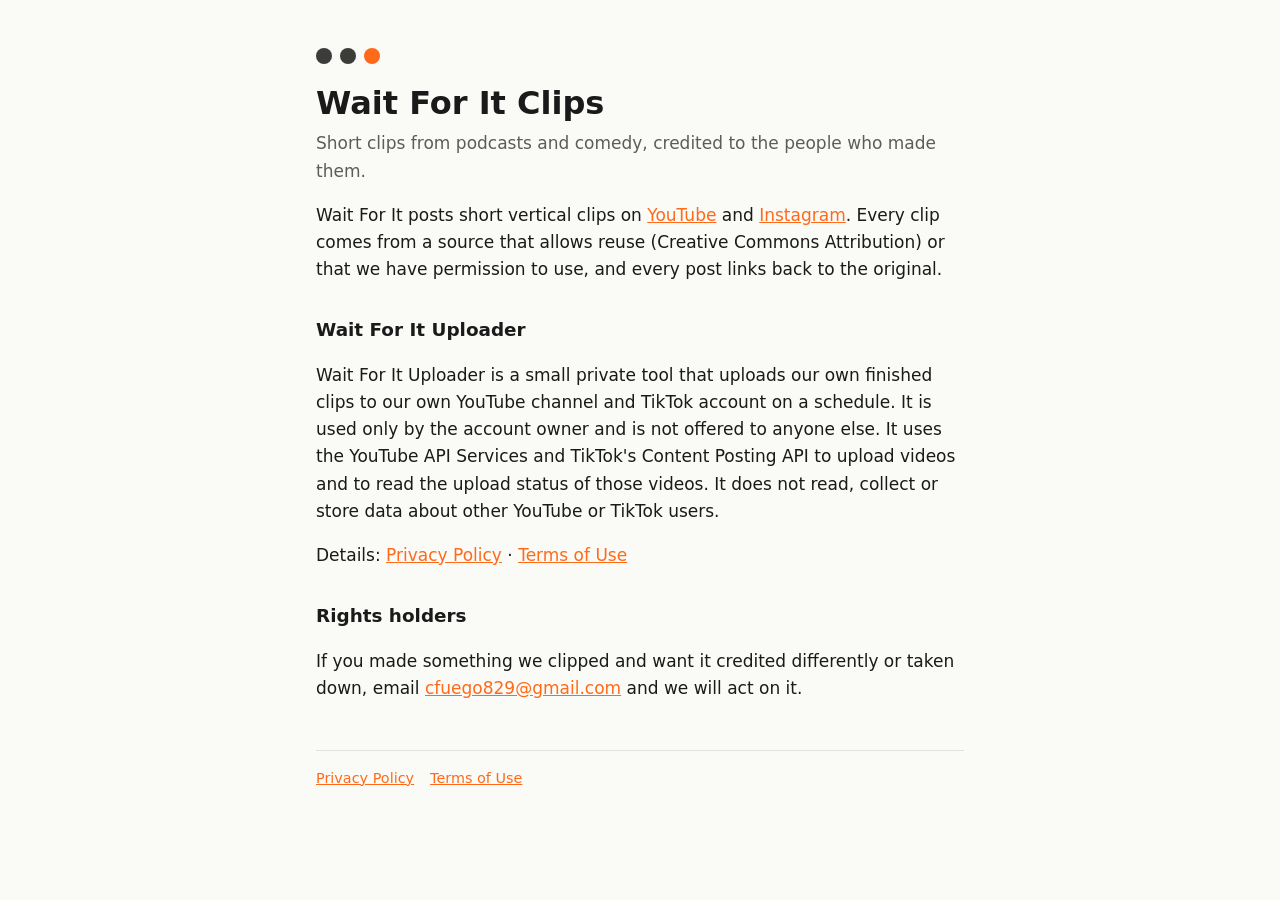
<file: index.html>
<!doctype html>
<html lang="en">
<head>
<meta charset="utf-8">
<meta name="viewport" content="width=device-width, initial-scale=1">
<title>Wait For It Clips</title>
<link rel="stylesheet" href="style.css">
</head>
<body>
<main>
  <div class="dots"><span></span><span></span><span></span></div>
  <h1>Wait For It Clips</h1>
  <p class="lede">Short clips from podcasts and comedy, credited to the people who made them.</p>

  <p>Wait For It posts short vertical clips on
    <a href="https://www.youtube.com/channel/UC2hrYPa3nBxp8IKggKpk9ZA">YouTube</a> and
    <a href="https://www.instagram.com/clipswaitforit/">Instagram</a>.
    Every clip comes from a source that allows reuse (Creative Commons Attribution)
    or that we have permission to use, and every post links back to the original.</p>

  <h2>Wait For It Uploader</h2>
  <p>Wait For It Uploader is a small private tool that uploads our own finished clips to
    our own YouTube channel and TikTok account on a schedule. It is used only by the account
    owner and is not offered to anyone else. It uses the YouTube API Services and TikTok's
    Content Posting API to upload videos and to read the upload status of those videos. It
    does not read, collect or store data about other YouTube or TikTok users.</p>

  <p>Details: <a href="privacy.html">Privacy Policy</a> · <a href="terms.html">Terms of Use</a></p>

  <h2>Rights holders</h2>
  <p>If you made something we clipped and want it credited differently or taken down,
    email <a href="mailto:cfuego829@gmail.com">cfuego829@gmail.com</a> and we will act on it.</p>

  <footer>
    <a href="privacy.html">Privacy Policy</a><a href="terms.html">Terms of Use</a>
  </footer>
</main>
</body>
</html>
</file>
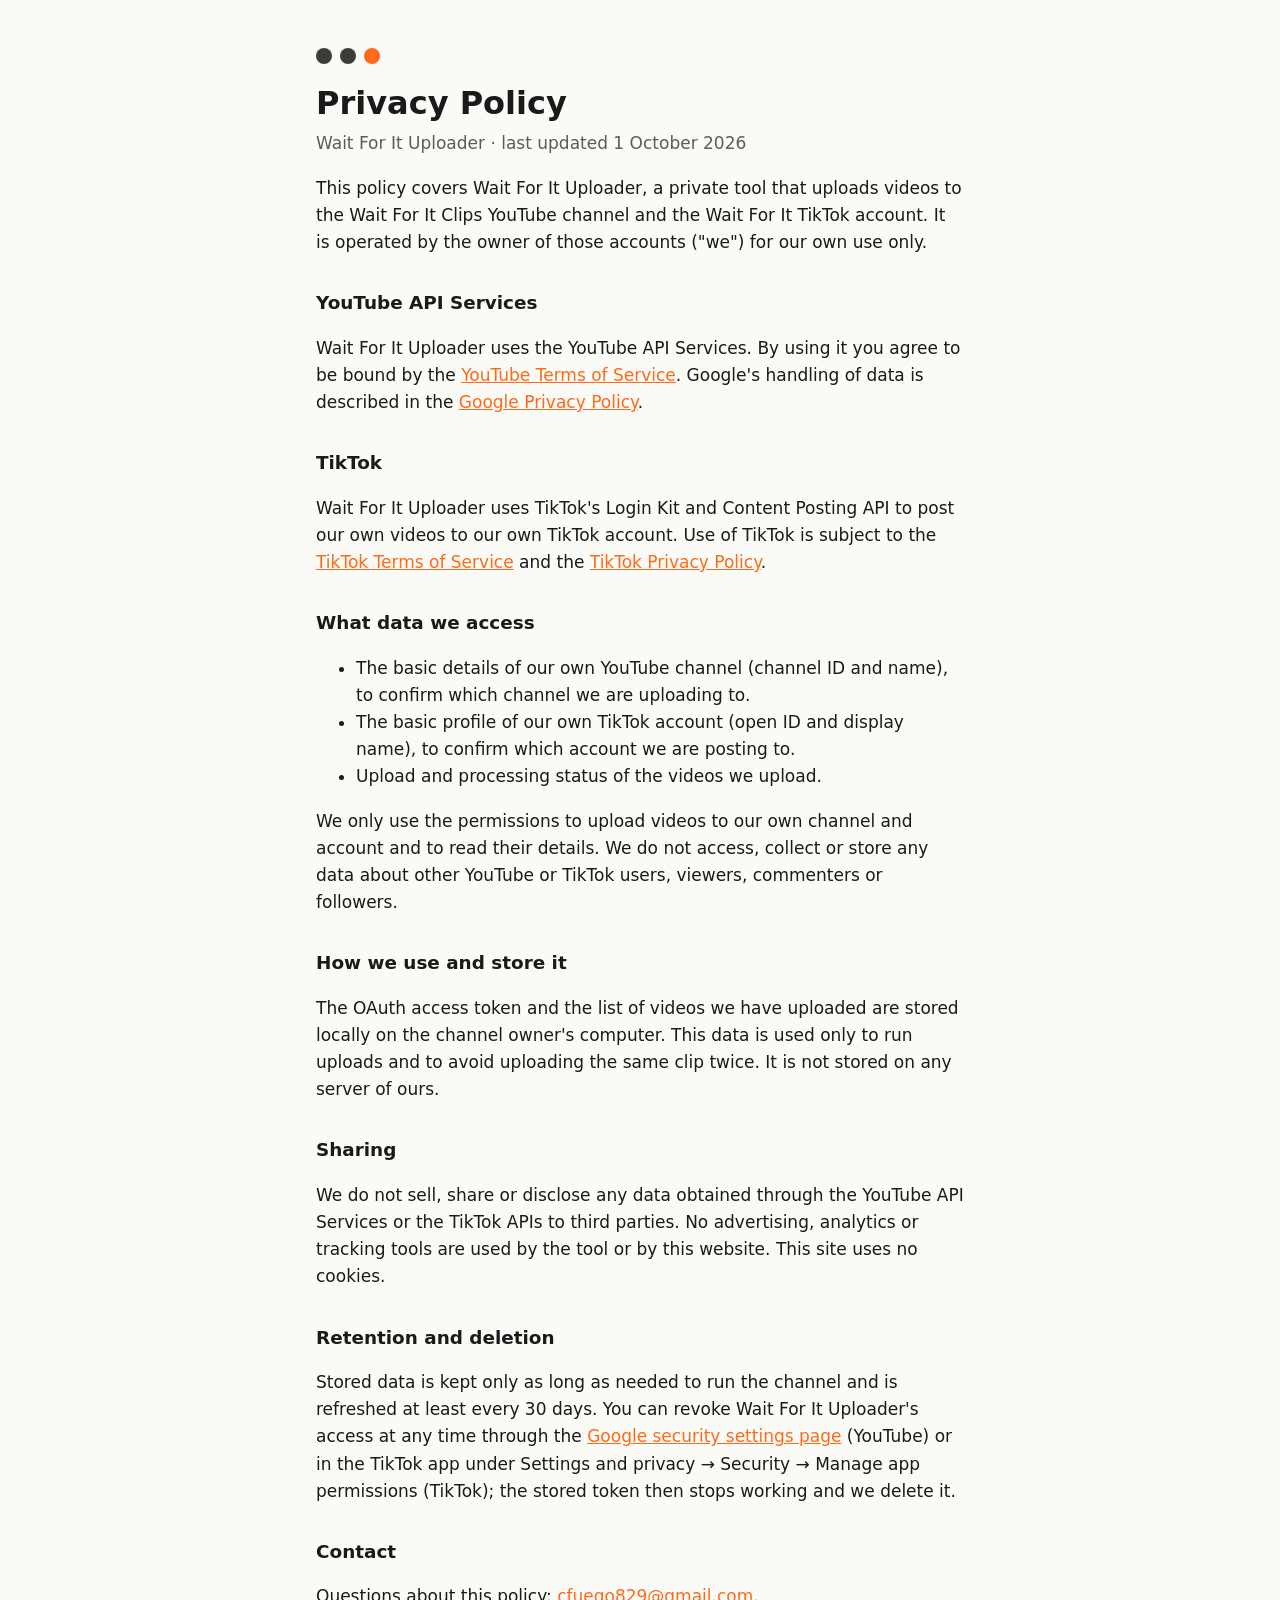
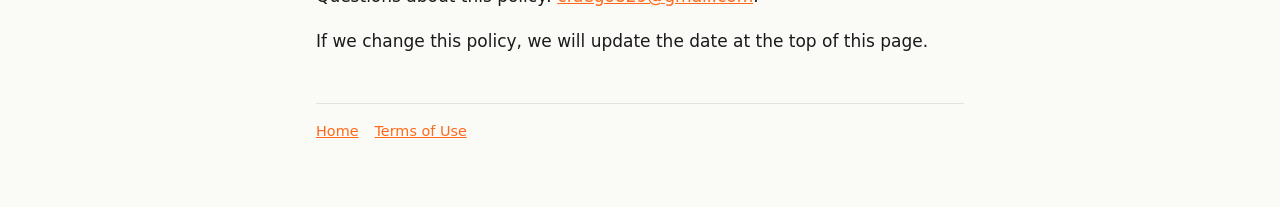
<file: privacy.html>
<!doctype html>
<html lang="en">
<head>
<meta charset="utf-8">
<meta name="viewport" content="width=device-width, initial-scale=1">
<title>Privacy Policy – Wait For It</title>
<link rel="stylesheet" href="style.css">
</head>
<body>
<main>
  <div class="dots"><span></span><span></span><span></span></div>
  <h1>Privacy Policy</h1>
  <p class="lede">Wait For It Uploader · last updated 1 October 2026</p>

  <p>This policy covers Wait For It Uploader, a private tool that uploads videos to the
    Wait For It Clips YouTube channel and the Wait For It TikTok account. It is operated by
    the owner of those accounts ("we") for our own use only.</p>

  <h2>YouTube API Services</h2>
  <p>Wait For It Uploader uses the YouTube API Services. By using it you agree to be bound by the
    <a href="https://www.youtube.com/t/terms">YouTube Terms of Service</a>. Google's handling of
    data is described in the <a href="https://policies.google.com/privacy">Google Privacy Policy</a>.</p>

  <h2>TikTok</h2>
  <p>Wait For It Uploader uses TikTok's Login Kit and Content Posting API to post our own videos
    to our own TikTok account. Use of TikTok is subject to the
    <a href="https://www.tiktok.com/legal/terms-of-service">TikTok Terms of Service</a> and the
    <a href="https://www.tiktok.com/legal/privacy-policy">TikTok Privacy Policy</a>.</p>

  <h2>What data we access</h2>
  <ul>
    <li>The basic details of our own YouTube channel (channel ID and name), to confirm which
      channel we are uploading to.</li>
    <li>The basic profile of our own TikTok account (open ID and display name), to confirm which
      account we are posting to.</li>
    <li>Upload and processing status of the videos we upload.</li>
  </ul>
  <p>We only use the permissions to upload videos to our own channel and account and to read
    their details. We do not access, collect or store any data about other YouTube or TikTok
    users, viewers, commenters or followers.</p>

  <h2>How we use and store it</h2>
  <p>The OAuth access token and the list of videos we have uploaded are stored locally on the
    channel owner's computer. This data is used only to run uploads and to avoid uploading the
    same clip twice. It is not stored on any server of ours.</p>

  <h2>Sharing</h2>
  <p>We do not sell, share or disclose any data obtained through the YouTube API Services or
    the TikTok APIs to third parties. No advertising, analytics or tracking tools are used by the tool or by this website.
    This site uses no cookies.</p>

  <h2>Retention and deletion</h2>
  <p>Stored data is kept only as long as needed to run the channel and is refreshed at least
    every 30 days. You can revoke Wait For It Uploader's access at any time through the
    <a href="https://myaccount.google.com/permissions">Google security settings page</a>
    (YouTube) or in the TikTok app under Settings and privacy → Security → Manage app permissions
    (TikTok); the stored token then stops working and we delete it.</p>

  <h2>Contact</h2>
  <p>Questions about this policy: <a href="mailto:cfuego829@gmail.com">cfuego829@gmail.com</a>.</p>

  <p>If we change this policy, we will update the date at the top of this page.</p>

  <footer>
    <a href="index.html">Home</a><a href="terms.html">Terms of Use</a>
  </footer>
</main>
</body>
</html>
</file>
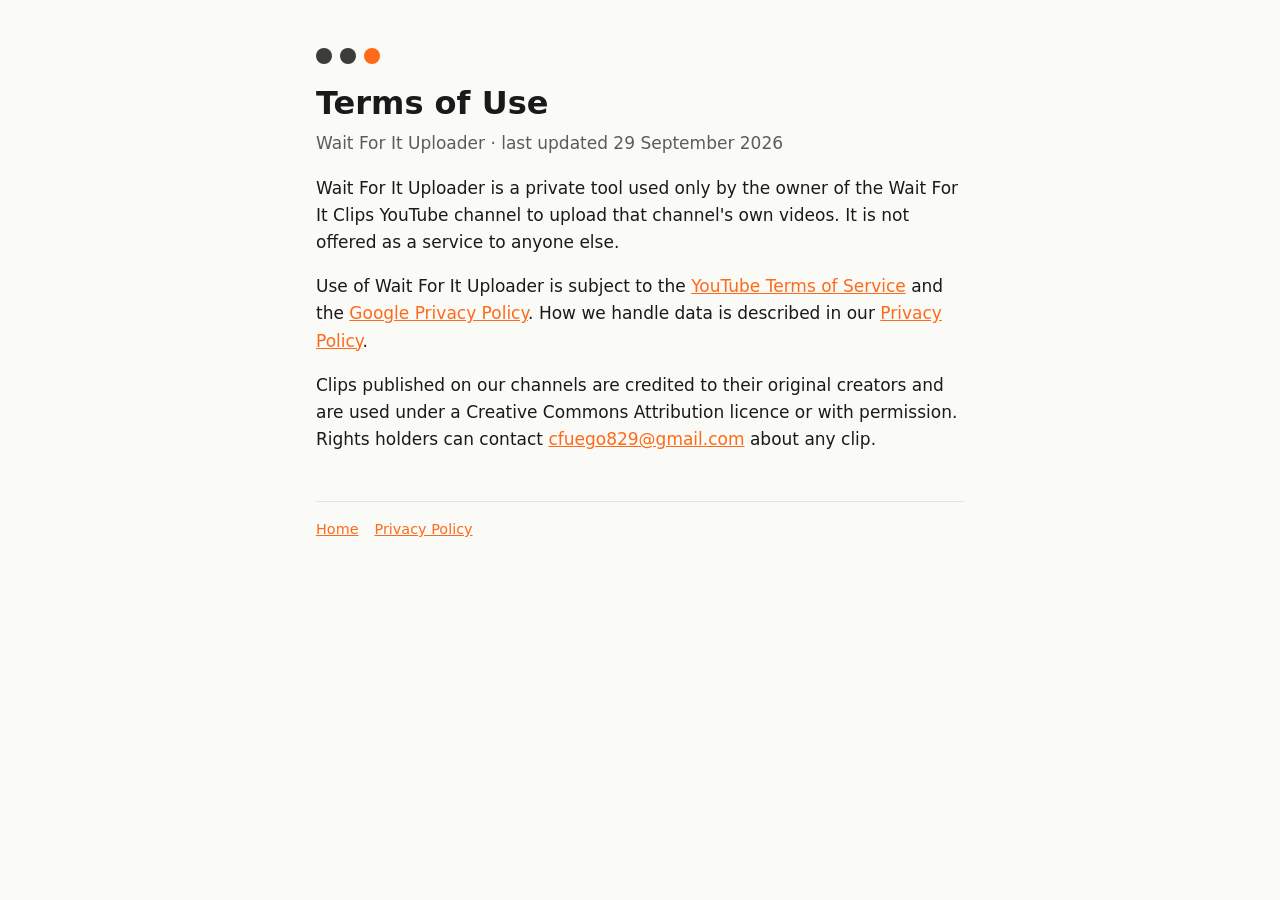
<file: terms.html>
<!doctype html>
<html lang="en">
<head>
<meta charset="utf-8">
<meta name="viewport" content="width=device-width, initial-scale=1">
<title>Terms of Use – Wait For It</title>
<link rel="stylesheet" href="style.css">
</head>
<body>
<main>
  <div class="dots"><span></span><span></span><span></span></div>
  <h1>Terms of Use</h1>
  <p class="lede">Wait For It Uploader · last updated 29 September 2026</p>

  <p>Wait For It Uploader is a private tool used only by the owner of the Wait For It Clips
    YouTube channel to upload that channel's own videos. It is not offered as a service to
    anyone else.</p>

  <p>Use of Wait For It Uploader is subject to the
    <a href="https://www.youtube.com/t/terms">YouTube Terms of Service</a> and the
    <a href="https://policies.google.com/privacy">Google Privacy Policy</a>.
    How we handle data is described in our <a href="privacy.html">Privacy Policy</a>.</p>

  <p>Clips published on our channels are credited to their original creators and are used under
    a Creative Commons Attribution licence or with permission. Rights holders can contact
    <a href="mailto:cfuego829@gmail.com">cfuego829@gmail.com</a> about any clip.</p>

  <footer>
    <a href="index.html">Home</a><a href="privacy.html">Privacy Policy</a>
  </footer>
</main>
</body>
</html>
</file>
<file: style.css>
:root { --bg: #fafaf7; --fg: #1a1a1a; --muted: #5c5c5c; --accent: #ff6a1a; --line: #e4e2dc; }
@media (prefers-color-scheme: dark) {
  :root { --bg: #111112; --fg: #eeeee8; --muted: #a0a09a; --line: #2c2c2e; }
}
* { box-sizing: border-box; }
body { margin: 0; background: var(--bg); color: var(--fg);
  font: 17px/1.6 system-ui, -apple-system, "Segoe UI", sans-serif; }
main { max-width: 680px; margin: 0 auto; padding: 48px 16px 64px; }
.dots { display: flex; gap: 8px; margin-bottom: 20px; }
.dots span { width: 16px; height: 16px; border-radius: 50%; background: var(--fg); opacity: .85; }
.dots span:last-child { background: var(--accent); opacity: 1; }
h1 { font-size: 2rem; line-height: 1.2; margin: 0 0 8px; }
h2 { font-size: 1.15rem; margin: 32px 0 8px; }
p, li { color: var(--fg); }
.lede { color: var(--muted); margin-top: 0; }
a { color: var(--accent); }
footer { margin-top: 48px; padding-top: 16px; border-top: 1px solid var(--line);
  color: var(--muted); font-size: .9rem; }
footer a { margin-right: 16px; }
</file>
